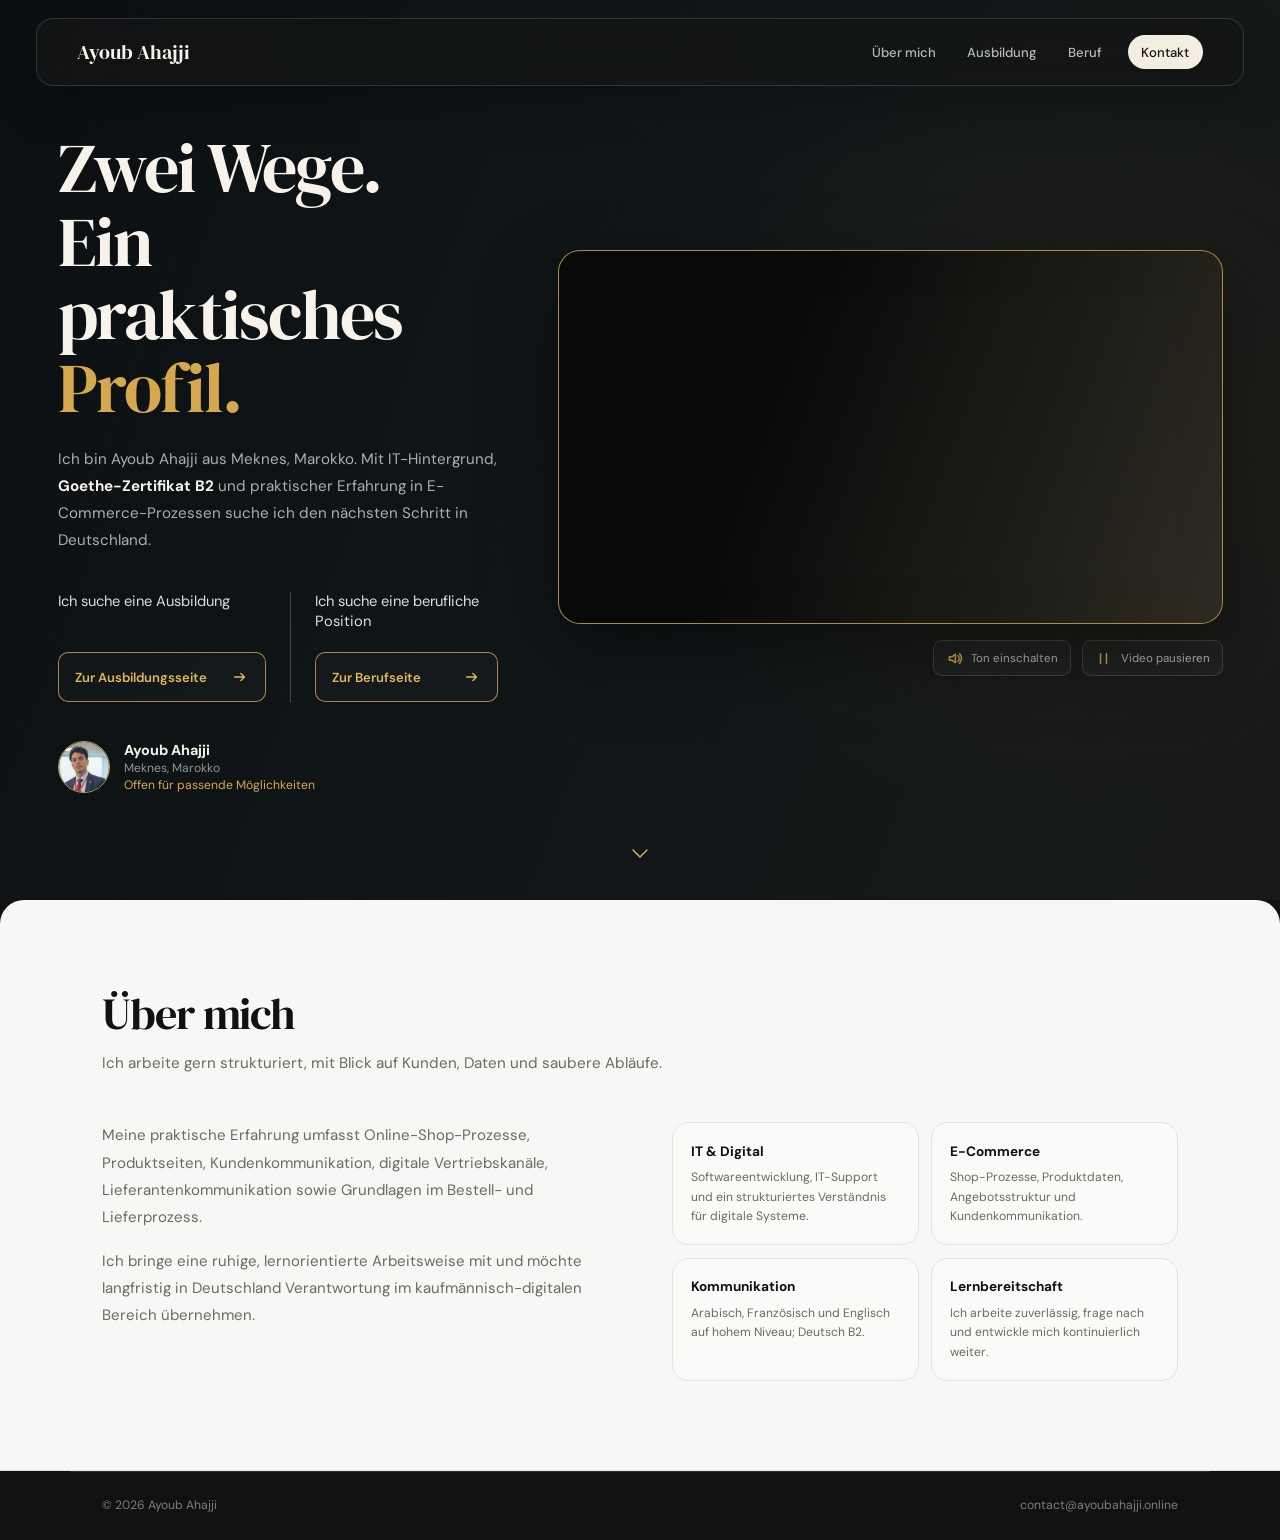
<file: index.html>
<!doctype html>
<html lang="de">
<head>
  <meta charset="utf-8">
  <meta name="viewport" content="width=device-width, initial-scale=1">
  <meta name="description" content="Ayoub Ahajji - Bewerber für eine IHK-Ausbildung oder berufliche Position im E-Commerce, Online-Marketing und digitalen Prozessen.">
  <title>Ayoub Ahajji - E-Commerce &amp; digitale Prozesse</title>
  <link rel="preconnect" href="https://fonts.googleapis.com">
  <link rel="preconnect" href="https://fonts.gstatic.com" crossorigin>
  <link href="https://fonts.googleapis.com/css2?family=DM+Sans:wght@400;500;600;700&amp;family=DM+Serif+Display&amp;display=swap" rel="stylesheet">
  <link rel="stylesheet" href="styles.css">
</head>
<body class="home">
  <nav>
    <a class="nav-logo" href="/">Ayoub Ahajji</a>
    <ul class="nav-links">
      <li><a href="#ueber-mich">Über mich</a></li>
      <li><a href="ausbildung/">Ausbildung</a></li>
      <li><a href="beruf/">Beruf</a></li>
      <li><a class="nav-cta" href="mailto:contact@ayoubahajji.online">Kontakt</a></li>
    </ul>
  </nav>

  <main>
    <section class="hero hero-cinematic">
      <div class="hero-copy">
        <h1>Zwei Wege.<br>Ein praktisches <em>Profil.</em></h1>
        <p class="hero-sub">Ich bin Ayoub Ahajji aus Meknes, Marokko. Mit IT-Hintergrund, <strong>Goethe-Zertifikat B2</strong> und praktischer Erfahrung in E-Commerce-Prozessen suche ich den nächsten Schritt in Deutschland.</p>

        <div class="hero-choices" aria-label="Karrierewege">
          <div class="hero-choice">
            <p>Ich suche eine Ausbildung</p>
            <a href="ausbildung/">Zur Ausbildungsseite
              <svg aria-hidden="true" viewBox="0 0 20 20"><path d="M4 10h11m-4-4 4 4-4 4"/></svg>
            </a>
          </div>
          <div class="hero-choice">
            <p>Ich suche eine berufliche Position</p>
            <a href="beruf/">Zur Berufseite
              <svg aria-hidden="true" viewBox="0 0 20 20"><path d="M4 10h11m-4-4 4 4-4 4"/></svg>
            </a>
          </div>
        </div>

        <div class="hero-profile">
          <img src="ayoubahajjji.png" alt="Ayoub Ahajji">
          <div>
            <strong>Ayoub Ahajji</strong>
            <span>Meknes, Marokko</span>
            <span class="hero-status">Offen für passende Möglichkeiten</span>
          </div>
        </div>
      </div>

      <div class="hero-media-wrap">
        <div class="hero-media">
          <iframe
            id="hero-video"
            src="about:blank"
            data-video-id="lJ8lAORWwvw"
            title="Vorstellungsvideo von Ayoub Ahajji"
            allow="autoplay; encrypted-media; picture-in-picture"
            referrerpolicy="strict-origin-when-cross-origin"
            allowfullscreen></iframe>
          <div class="hero-media-vignette" aria-hidden="true"></div>
        </div>
        <div class="video-controls">
          <button class="media-control sound-toggle" type="button" aria-pressed="false" aria-controls="hero-video">
            <svg class="sound-on-icon" aria-hidden="true" viewBox="0 0 20 20"><path d="M4 8h3l4-3v10l-4-3H4Zm10-1.5a5 5 0 0 1 0 7m2-9a8 8 0 0 1 0 11"/></svg>
            <svg class="sound-off-icon" aria-hidden="true" viewBox="0 0 20 20"><path d="M4 8h3l4-3v10l-4-3H4Zm10-.5 4 5m0-5-4 5"/></svg>
            <span>Ton einschalten</span>
          </button>
          <button class="media-control video-toggle" type="button" aria-pressed="false" aria-controls="hero-video">
            <svg class="pause-icon" aria-hidden="true" viewBox="0 0 20 20"><path d="M6.5 4.5v11m7-11v11"/></svg>
            <svg class="play-icon" aria-hidden="true" viewBox="0 0 20 20"><path d="m7 5 8 5-8 5Z"/></svg>
            <span>Video pausieren</span>
          </button>
        </div>
      </div>

      <a class="hero-scroll" href="#ueber-mich" aria-label="Zum Abschnitt Über mich">
        <svg aria-hidden="true" viewBox="0 0 24 24"><path d="m5 9 7 7 7-7"/></svg>
      </a>
    </section>

    <section id="ueber-mich" class="band">
      <div class="shell">
        <div class="section-head">
          <h2 class="section-title">Über mich</h2>
          <p class="section-sub">Ich arbeite gern strukturiert, mit Blick auf Kunden, Daten und saubere Abläufe.</p>
        </div>
        <div class="about-grid">
          <div class="copy">
            <p>Meine praktische Erfahrung umfasst Online-Shop-Prozesse, Produktseiten, Kundenkommunikation, digitale Vertriebskanäle, Lieferantenkommunikation sowie Grundlagen im Bestell- und Lieferprozess.</p>
            <p>Ich bringe eine ruhige, lernorientierte Arbeitsweise mit und möchte langfristig in Deutschland Verantwortung im kaufmännisch-digitalen Bereich übernehmen.</p>
          </div>
          <div class="skill-list">
            <article class="skill-item"><h3>IT &amp; Digital</h3><p>Softwareentwicklung, IT-Support und ein strukturiertes Verständnis für digitale Systeme.</p></article>
            <article class="skill-item"><h3>E-Commerce</h3><p>Shop-Prozesse, Produktdaten, Angebotsstruktur und Kundenkommunikation.</p></article>
            <article class="skill-item"><h3>Kommunikation</h3><p>Arabisch, Französisch und Englisch auf hohem Niveau; Deutsch B2.</p></article>
            <article class="skill-item"><h3>Lernbereitschaft</h3><p>Ich arbeite zuverlässig, frage nach und entwickle mich kontinuierlich weiter.</p></article>
          </div>
        </div>
      </div>
    </section>
  </main>

  <footer>
    <span>© 2026 Ayoub Ahajji</span>
    <a href="mailto:contact@ayoubahajji.online">contact@ayoubahajji.online</a>
  </footer>
  <script>
    const videoToggle = document.querySelector('.video-toggle');
    const soundToggle = document.querySelector('.sound-toggle');
    const heroVideo = document.querySelector('#hero-video');

    if (videoToggle && soundToggle && heroVideo) {
      const videoId = heroVideo.dataset.videoId;
      const isHostedPage = ['http:', 'https:'].includes(window.location.protocol);

      if (isHostedPage && videoId) {
        const playerParams = new URLSearchParams({
          autoplay: '1',
          mute: '1',
          loop: '1',
          playlist: videoId,
          controls: '0',
          rel: '0',
          playsinline: '1',
          enablejsapi: '1',
          origin: window.location.origin
        });

        heroVideo.src = `https://www.youtube.com/embed/${videoId}?${playerParams}`;
      } else {
        videoToggle.hidden = true;
        soundToggle.hidden = true;
      }

      const sendPlayerCommand = (func, args = []) => {
        heroVideo.contentWindow?.postMessage(JSON.stringify({
          event: 'command',
          func,
          args
        }), 'https://www.youtube.com');
      };

      videoToggle.addEventListener('click', () => {
        const paused = videoToggle.getAttribute('aria-pressed') === 'true';
        const command = paused ? 'playVideo' : 'pauseVideo';

        sendPlayerCommand(command);

        videoToggle.setAttribute('aria-pressed', String(!paused));
        videoToggle.querySelector('span').textContent = paused ? 'Video pausieren' : 'Video abspielen';
      });

      soundToggle.addEventListener('click', () => {
        const soundOn = soundToggle.getAttribute('aria-pressed') === 'true';

        if (soundOn) {
          sendPlayerCommand('mute');
        } else {
          sendPlayerCommand('unMute');
          sendPlayerCommand('setVolume', [100]);
        }

        soundToggle.setAttribute('aria-pressed', String(!soundOn));
        soundToggle.querySelector('span').textContent = soundOn ? 'Ton einschalten' : 'Ton ausschalten';
      });
    }
  </script>
</body>
</html>
</file>
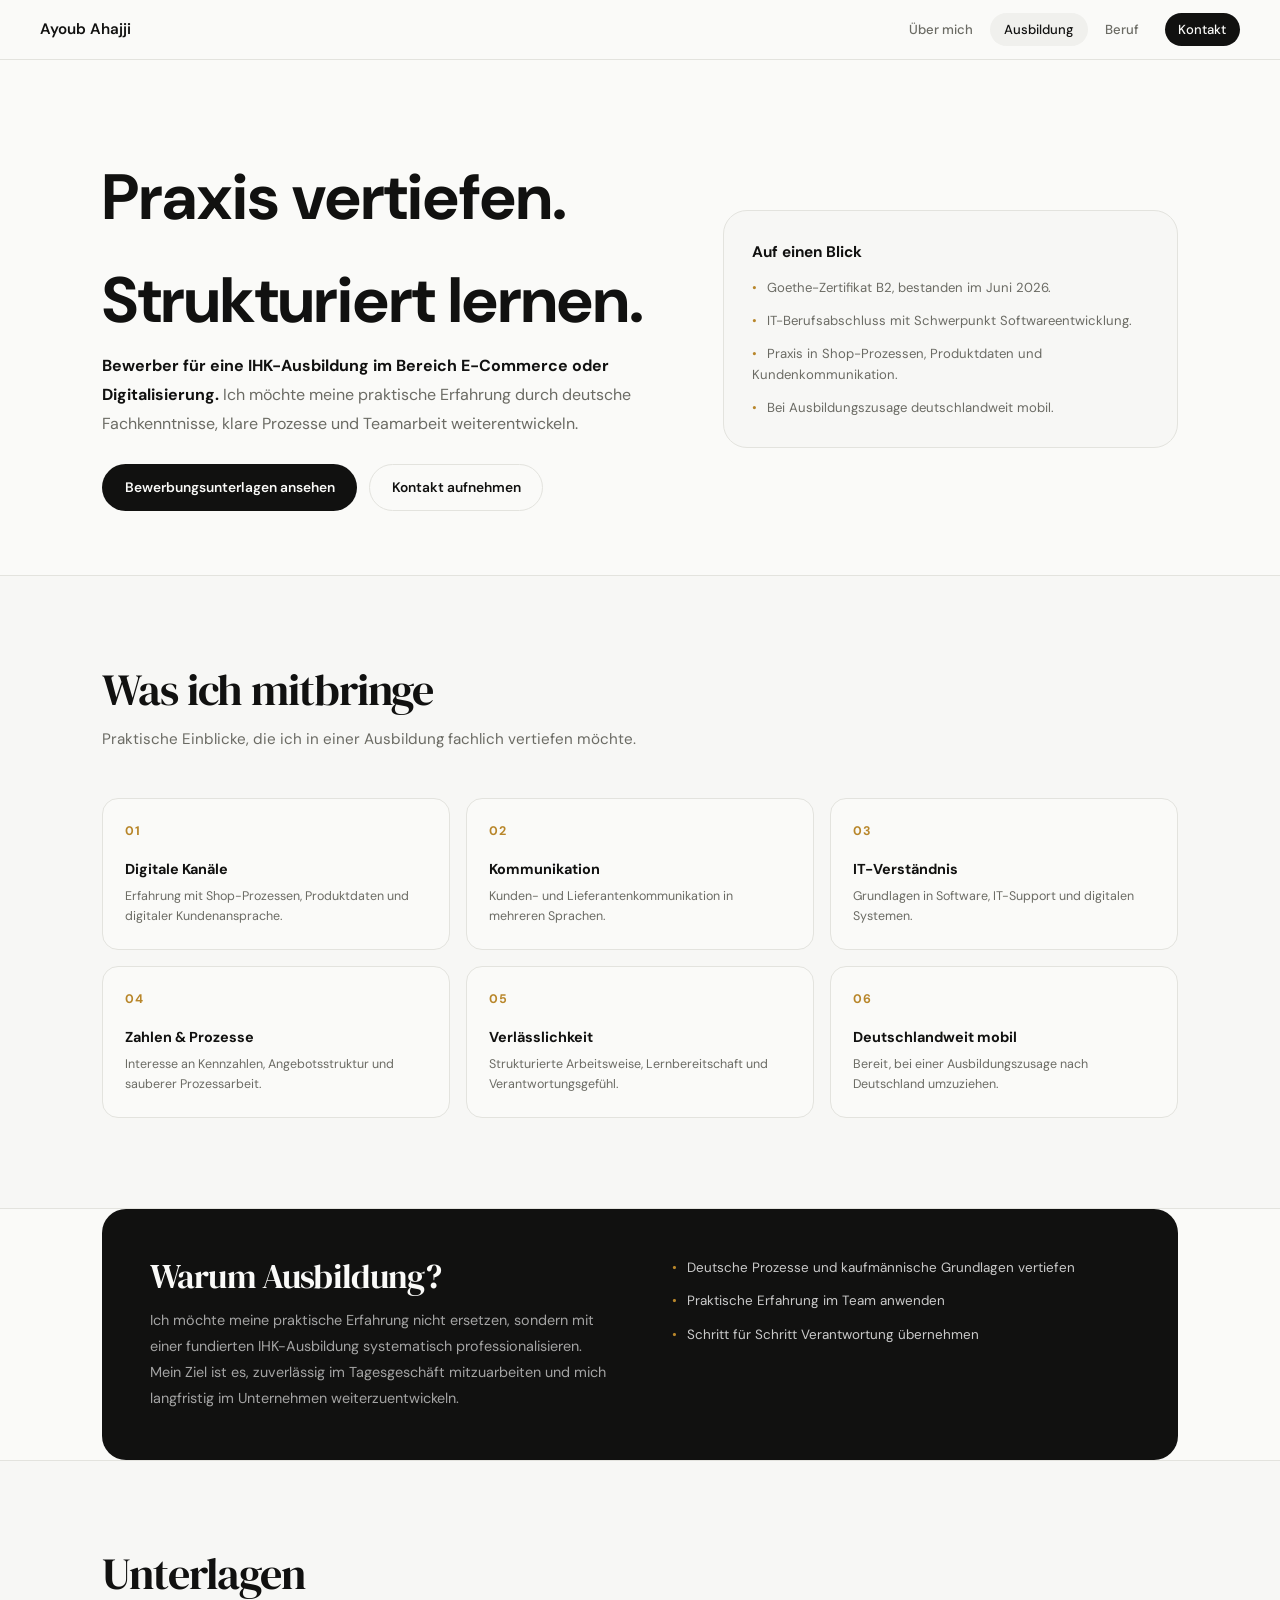
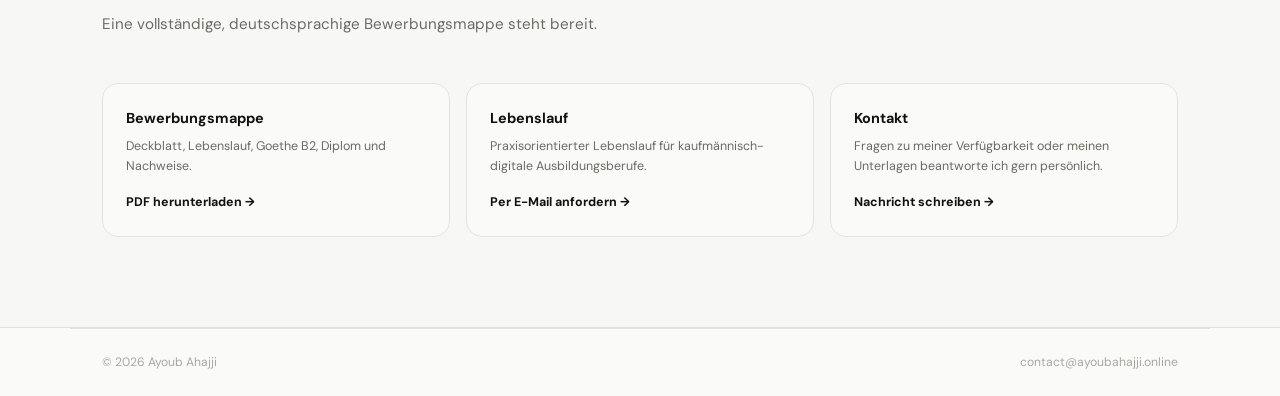
<file: ausbildung/index.html>
<!doctype html>
<html lang="de">
<head>
  <meta charset="utf-8">
  <meta name="viewport" content="width=device-width, initial-scale=1">
  <meta name="description" content="Ayoub Ahajji - Bewerber für eine IHK-Ausbildung im Bereich E-Commerce oder Digitalisierung.">
  <title>Ausbildung - Ayoub Ahajji</title>
  <link rel="preconnect" href="https://fonts.googleapis.com">
  <link rel="preconnect" href="https://fonts.gstatic.com" crossorigin>
  <link href="https://fonts.googleapis.com/css2?family=DM+Sans:wght@400;500;600;700&family=DM+Serif+Display&display=swap" rel="stylesheet">
  <link rel="stylesheet" href="../styles.css">
</head>
<body>
  <nav>
    <a class="nav-logo" href="../">Ayoub Ahajji</a>
    <ul class="nav-links">
      <li><a href="../#ueber-mich">Über mich</a></li>
      <li><a aria-current="page" href="./">Ausbildung</a></li>
      <li><a href="../beruf/">Beruf</a></li>
      <li><a class="nav-cta" href="mailto:contact@ayoubahajji.online">Kontakt</a></li>
    </ul>
  </nav>
  <main>
    <section class="shell page-hero">
      <div>
        <h1>Praxis vertiefen.<br>Strukturiert lernen.</h1>
        <p class="hero-sub"><strong>Bewerber für eine IHK-Ausbildung im Bereich E-Commerce oder Digitalisierung.</strong> Ich möchte meine praktische Erfahrung durch deutsche Fachkenntnisse, klare Prozesse und Teamarbeit weiterentwickeln.</p>
        <div class="hero-actions">
          <a class="btn btn-dark" href="../Bewerbungsmappe_Ahajji.pdf" download>Bewerbungsunterlagen ansehen</a>
          <a class="btn btn-ghost" href="mailto:contact@ayoubahajji.online?subject=Ausbildung%20E-Commerce%20-%20Ayoub%20Ahajji">Kontakt aufnehmen</a>
        </div>
      </div>
      <aside class="page-side">
        <h2>Auf einen Blick</h2>
        <ul>
          <li>Goethe-Zertifikat B2, bestanden im Juni 2026.</li>
          <li>IT-Berufsabschluss mit Schwerpunkt Softwareentwicklung.</li>
          <li>Praxis in Shop-Prozessen, Produktdaten und Kundenkommunikation.</li>
          <li>Bei Ausbildungszusage deutschlandweit mobil.</li>
        </ul>
      </aside>
    </section>

    <section class="band"><div class="shell">
      <div class="section-head"><h2 class="section-title">Was ich mitbringe</h2><p class="section-sub">Praktische Einblicke, die ich in einer Ausbildung fachlich vertiefen möchte.</p></div>
      <div class="process">
        <article class="process-item"><span class="process-number">01</span><h3>Digitale Kanäle</h3><p>Erfahrung mit Shop-Prozessen, Produktdaten und digitaler Kundenansprache.</p></article>
        <article class="process-item"><span class="process-number">02</span><h3>Kommunikation</h3><p>Kunden- und Lieferantenkommunikation in mehreren Sprachen.</p></article>
        <article class="process-item"><span class="process-number">03</span><h3>IT-Verständnis</h3><p>Grundlagen in Software, IT-Support und digitalen Systemen.</p></article>
        <article class="process-item"><span class="process-number">04</span><h3>Zahlen & Prozesse</h3><p>Interesse an Kennzahlen, Angebotsstruktur und sauberer Prozessarbeit.</p></article>
        <article class="process-item"><span class="process-number">05</span><h3>Verlässlichkeit</h3><p>Strukturierte Arbeitsweise, Lernbereitschaft und Verantwortungsgefühl.</p></article>
        <article class="process-item"><span class="process-number">06</span><h3>Deutschlandweit mobil</h3><p>Bereit, bei einer Ausbildungszusage nach Deutschland umzuziehen.</p></article>
      </div>
    </div></section>

    <section class="shell"><div class="statement">
      <div><h2>Warum Ausbildung?</h2><p>Ich möchte meine praktische Erfahrung nicht ersetzen, sondern mit einer fundierten IHK-Ausbildung systematisch professionalisieren. Mein Ziel ist es, zuverlässig im Tagesgeschäft mitzuarbeiten und mich langfristig im Unternehmen weiterzuentwickeln.</p></div>
      <ul class="statement-list"><li>Deutsche Prozesse und kaufmännische Grundlagen vertiefen</li><li>Praktische Erfahrung im Team anwenden</li><li>Schritt für Schritt Verantwortung übernehmen</li></ul>
    </div></section>

    <section class="band"><div class="shell">
      <div class="section-head"><h2 class="section-title">Unterlagen</h2><p class="section-sub">Eine vollständige, deutschsprachige Bewerbungsmappe steht bereit.</p></div>
      <div class="documents">
        <article class="document"><h3>Bewerbungsmappe</h3><p>Deckblatt, Lebenslauf, Goethe B2, Diplom und Nachweise.</p><a href="../Bewerbungsmappe_Ahajji.pdf" download>PDF herunterladen →</a></article>
        <article class="document"><h3>Lebenslauf</h3><p>Praxisorientierter Lebenslauf für kaufmännisch-digitale Ausbildungsberufe.</p><a href="mailto:contact@ayoubahajji.online?subject=Lebenslauf%20anfordern">Per E-Mail anfordern →</a></article>
        <article class="document"><h3>Kontakt</h3><p>Fragen zu meiner Verfügbarkeit oder meinen Unterlagen beantworte ich gern persönlich.</p><a href="mailto:contact@ayoubahajji.online">Nachricht schreiben →</a></article>
      </div>
    </div></section>
  </main>
  <footer><span>© 2026 Ayoub Ahajji</span><a href="mailto:contact@ayoubahajji.online">contact@ayoubahajji.online</a></footer>
</body>
</html>
</file>
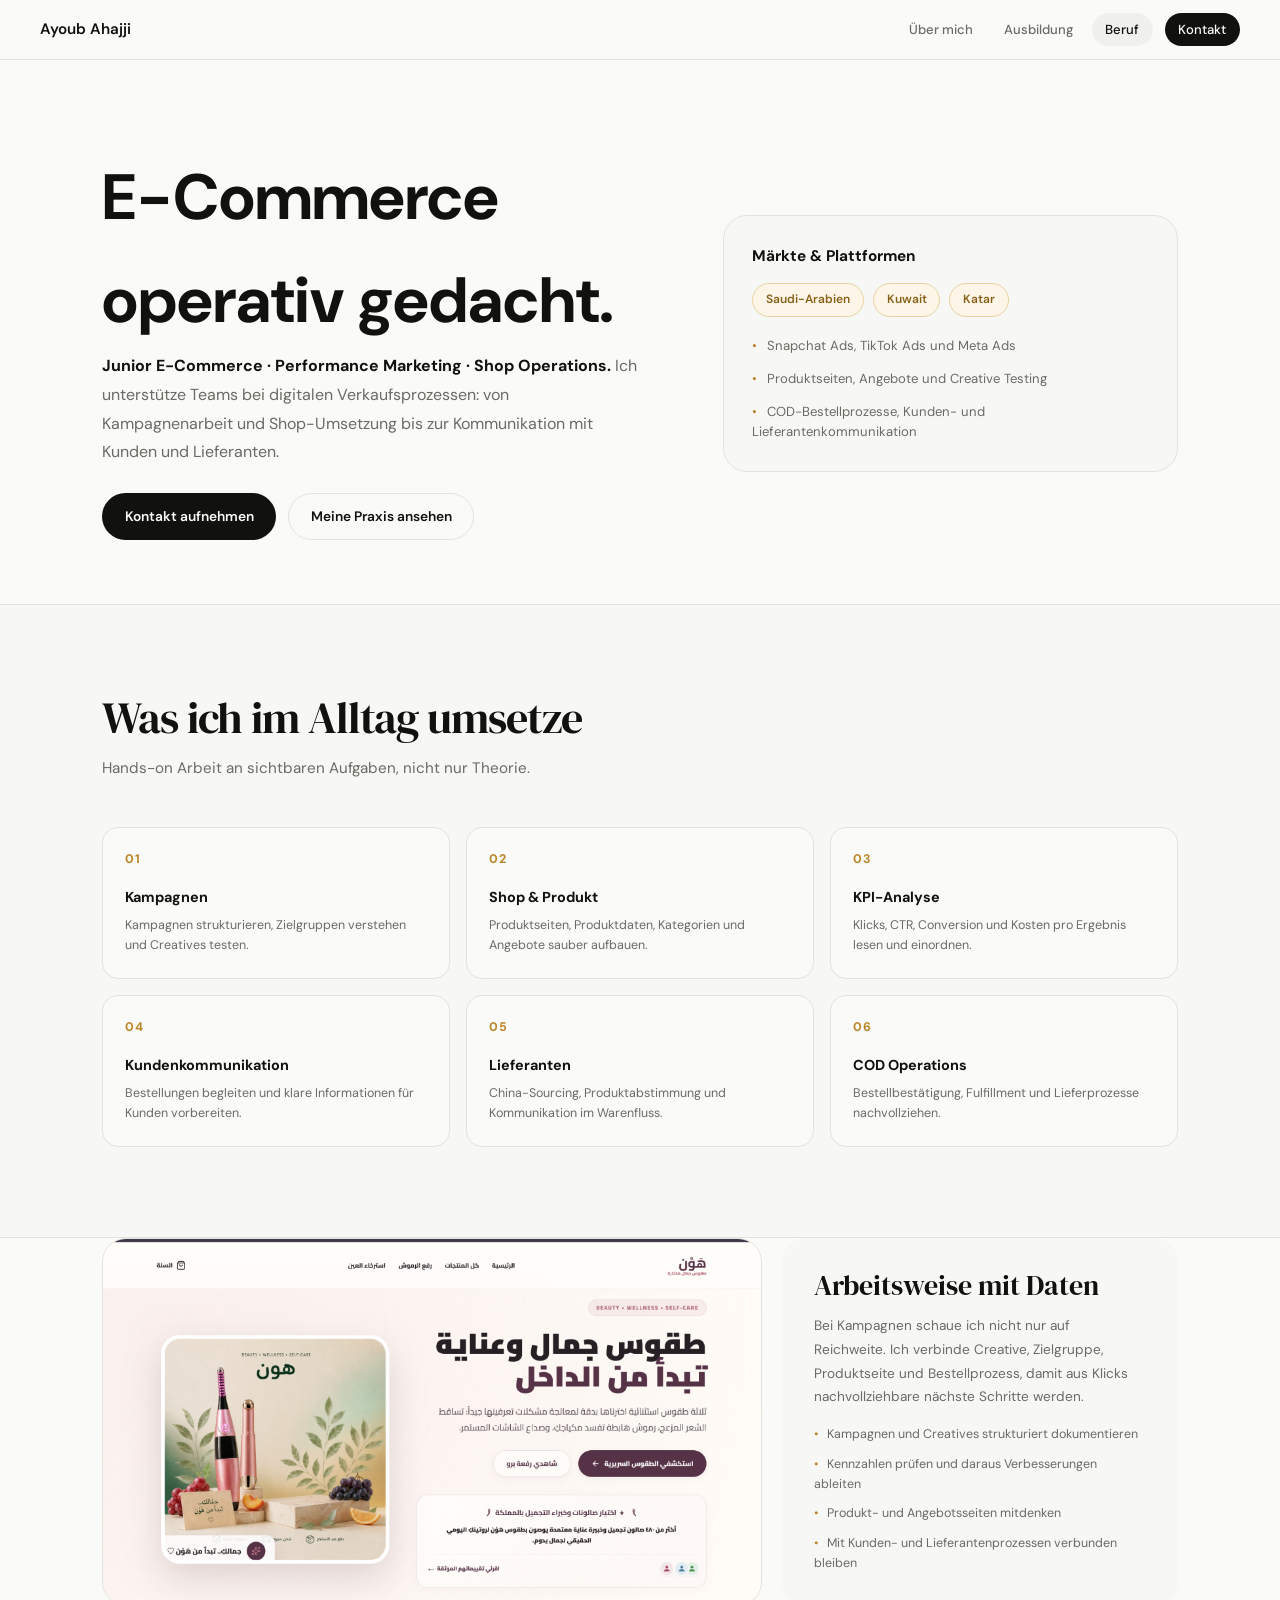
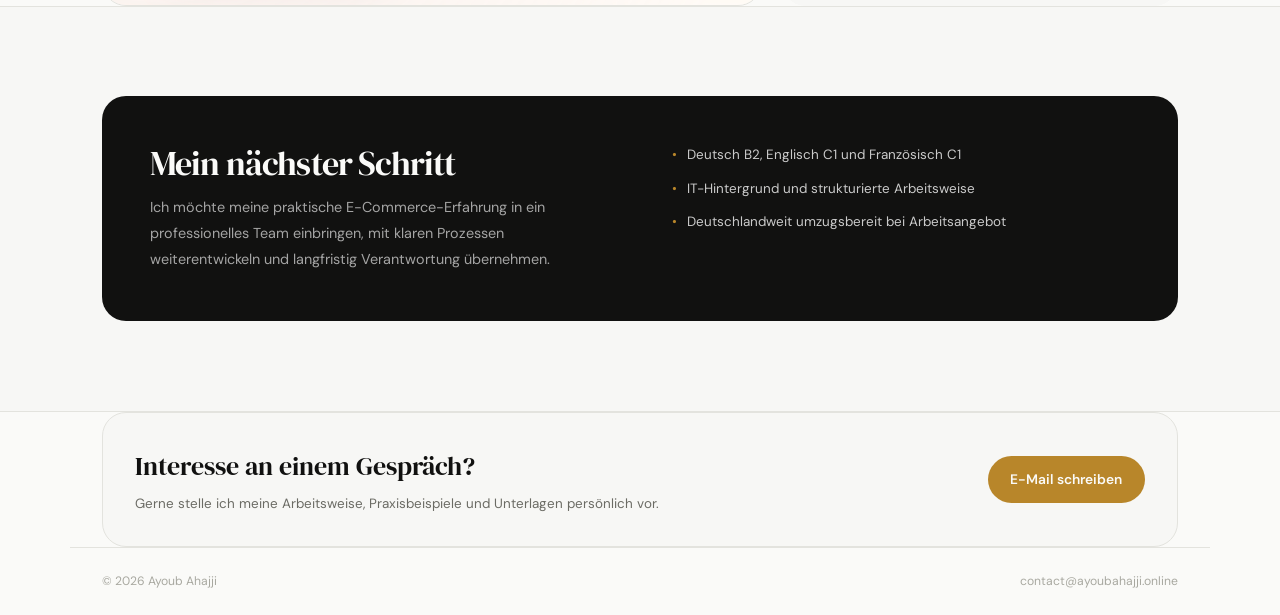
<file: beruf/index.html>
<!doctype html>
<html lang="de">
<head>
  <meta charset="utf-8">
  <meta name="viewport" content="width=device-width, initial-scale=1">
  <meta name="description" content="Ayoub Ahajji - Junior E-Commerce, Performance Marketing und Shop Operations.">
  <title>Beruf - Ayoub Ahajji</title>
  <link rel="preconnect" href="https://fonts.googleapis.com">
  <link rel="preconnect" href="https://fonts.gstatic.com" crossorigin>
  <link href="https://fonts.googleapis.com/css2?family=DM+Sans:wght@400;500;600;700&family=DM+Serif+Display&display=swap" rel="stylesheet">
  <link rel="stylesheet" href="../styles.css">
</head>
<body>
  <nav>
    <a class="nav-logo" href="../">Ayoub Ahajji</a>
    <ul class="nav-links">
      <li><a href="../#ueber-mich">Über mich</a></li>
      <li><a href="../ausbildung/">Ausbildung</a></li>
      <li><a aria-current="page" href="./">Beruf</a></li>
      <li><a class="nav-cta" href="mailto:contact@ayoubahajji.online">Kontakt</a></li>
    </ul>
  </nav>
  <main>
    <section class="shell page-hero">
      <div>
        <h1>E-Commerce<br>operativ gedacht.</h1>
        <p class="hero-sub"><strong>Junior E-Commerce · Performance Marketing · Shop Operations.</strong> Ich unterstütze Teams bei digitalen Verkaufsprozessen: von Kampagnenarbeit und Shop-Umsetzung bis zur Kommunikation mit Kunden und Lieferanten.</p>
        <div class="hero-actions"><a class="btn btn-dark" href="mailto:contact@ayoubahajji.online?subject=Junior%20E-Commerce%20-%20Ayoub%20Ahajji">Kontakt aufnehmen</a><a class="btn btn-ghost" href="#praxis">Meine Praxis ansehen</a></div>
      </div>
      <aside class="page-side">
        <h2>Märkte & Plattformen</h2>
        <div class="markets"><span class="market">Saudi-Arabien</span><span class="market">Kuwait</span><span class="market">Katar</span></div>
        <ul style="margin-top:1.15rem"><li>Snapchat Ads, TikTok Ads und Meta Ads</li><li>Produktseiten, Angebote und Creative Testing</li><li>COD-Bestellprozesse, Kunden- und Lieferantenkommunikation</li></ul>
      </aside>
    </section>

    <section id="praxis" class="band"><div class="shell">
      <div class="section-head"><h2 class="section-title">Was ich im Alltag umsetze</h2><p class="section-sub">Hands-on Arbeit an sichtbaren Aufgaben, nicht nur Theorie.</p></div>
      <div class="process">
        <article class="process-item"><span class="process-number">01</span><h3>Kampagnen</h3><p>Kampagnen strukturieren, Zielgruppen verstehen und Creatives testen.</p></article>
        <article class="process-item"><span class="process-number">02</span><h3>Shop & Produkt</h3><p>Produktseiten, Produktdaten, Kategorien und Angebote sauber aufbauen.</p></article>
        <article class="process-item"><span class="process-number">03</span><h3>KPI-Analyse</h3><p>Klicks, CTR, Conversion und Kosten pro Ergebnis lesen und einordnen.</p></article>
        <article class="process-item"><span class="process-number">04</span><h3>Kundenkommunikation</h3><p>Bestellungen begleiten und klare Informationen für Kunden vorbereiten.</p></article>
        <article class="process-item"><span class="process-number">05</span><h3>Lieferanten</h3><p>China-Sourcing, Produktabstimmung und Kommunikation im Warenfluss.</p></article>
        <article class="process-item"><span class="process-number">06</span><h3>COD Operations</h3><p>Bestellbestätigung, Fulfillment und Lieferprozesse nachvollziehen.</p></article>
      </div>
    </div></section>

    <section class="shell"><div class="evidence-grid">
      <div class="evidence-image"><img src="../portfolio_hawn.png" alt="Beispiel einer von Ayoub betreuten arabischsprachigen E-Commerce-Produktseite"></div>
      <article class="evidence-copy"><h3>Arbeitsweise mit Daten</h3><p>Bei Kampagnen schaue ich nicht nur auf Reichweite. Ich verbinde Creative, Zielgruppe, Produktseite und Bestellprozess, damit aus Klicks nachvollziehbare nächste Schritte werden.</p><ul><li>Kampagnen und Creatives strukturiert dokumentieren</li><li>Kennzahlen prüfen und daraus Verbesserungen ableiten</li><li>Produkt- und Angebotsseiten mitdenken</li><li>Mit Kunden- und Lieferantenprozessen verbunden bleiben</li></ul></article>
    </div></section>

    <section class="band"><div class="shell"><div class="statement">
      <div><h2>Mein nächster Schritt</h2><p>Ich möchte meine praktische E-Commerce-Erfahrung in ein professionelles Team einbringen, mit klaren Prozessen weiterentwickeln und langfristig Verantwortung übernehmen.</p></div>
      <ul class="statement-list"><li>Deutsch B2, Englisch C1 und Französisch C1</li><li>IT-Hintergrund und strukturierte Arbeitsweise</li><li>Deutschlandweit umzugsbereit bei Arbeitsangebot</li></ul>
    </div></div></section>

    <section class="shell"><div class="contact-box"><div><h2>Interesse an einem Gespräch?</h2><p>Gerne stelle ich meine Arbeitsweise, Praxisbeispiele und Unterlagen persönlich vor.</p></div><a class="btn btn-gold" href="mailto:contact@ayoubahajji.online?subject=Junior%20E-Commerce%20-%20Ayoub%20Ahajji">E-Mail schreiben</a></div></section>
  </main>
  <footer><span>© 2026 Ayoub Ahajji</span><a href="mailto:contact@ayoubahajji.online">contact@ayoubahajji.online</a></footer>
</body>
</html>
</file>
<file: styles.css>
:root {
  --black: #111110;
  --white: #fafaf8;
  --gray-50: #f7f7f5;
  --gray-100: #f0f0ed;
  --gray-200: #e3e3de;
  --gray-400: #a8a8a0;
  --gray-600: #6b6b64;
  --gray-800: #2d2d2a;
  --gold: #b8862a;
  --gold-bg: #fdf6e8;
  --gold-border: #e8d4a0;
  --blue: #1c4ed8;
  --blue-bg: #eff4ff;
  --green: #16803a;
  --green-bg: #f0fdf4;
  --radius-sm: 10px;
  --radius-md: 16px;
  --radius-lg: 24px;
}

* { box-sizing: border-box; margin: 0; padding: 0; }
html { scroll-behavior: smooth; }
body {
  min-width: 320px;
  overflow-x: hidden;
  font-family: "DM Sans", sans-serif;
  font-size: 15px;
  line-height: 1.6;
  color: var(--black);
  background: var(--white);
}

.home {
  background: var(--black);
}

a { color: inherit; }
nav {
  position: fixed; inset: 0 0 auto; z-index: 10;
  height: 60px; display: flex; align-items: center; justify-content: space-between;
  padding: 0 2.5rem; border-bottom: 1px solid var(--gray-200);
  background: rgba(250,250,248,.9); backdrop-filter: blur(16px);
}
.nav-logo { font-weight: 600; font-size: .95rem; text-decoration: none; }
.nav-links { list-style: none; display: flex; align-items: center; gap: .25rem; }
.nav-links a { display: block; padding: .4rem .85rem; color: var(--gray-600); font-size: .82rem; font-weight: 500; text-decoration: none; border-radius: 100px; }
.nav-links a:hover, .nav-links a[aria-current="page"] { color: var(--black); background: var(--gray-100); }
.nav-links .nav-cta { margin-left: .5rem; color: var(--white); background: var(--black); }
.nav-links .nav-cta:hover { color: var(--white); background: var(--gray-800); }

.home nav {
  top: 18px;
  right: 2.25rem;
  left: 2.25rem;
  height: 68px;
  border: 1px solid rgba(255,255,255,.14);
  border-radius: 17px;
  background: rgba(20,21,21,.72);
  box-shadow: 0 18px 45px rgba(0,0,0,.22);
  backdrop-filter: blur(18px);
}
.home .nav-logo { color: #f7f3ea; font-family: "DM Serif Display", Georgia, serif; font-size: 1.25rem; font-weight: 400; }
.home .nav-links a { color: rgba(255,255,255,.7); }
.home .nav-links a:hover { color: var(--white); background: rgba(255,255,255,.08); }
.home .nav-links .nav-cta { color: #151514; background: #f4eee2; }
.home .nav-links .nav-cta:hover { color: #151514; background: #fff; }

.shell { max-width: 1140px; margin: 0 auto; padding: 0 2rem; }
.hero { min-height: 100vh; display: grid; grid-template-columns: 1.05fr .95fr; align-items: center; gap: 5rem; padding: 7rem 2rem 4rem; }
.hero-cinematic {
  position: relative;
  max-width: 1500px;
  min-height: min(1000px, 100svh);
  grid-template-columns: minmax(440px, .76fr) minmax(560px, 1.24fr);
  gap: clamp(2.5rem, 4.7vw, 5rem);
  margin: 0 auto;
  padding: 7.4rem clamp(2rem, 4.5vw, 4.5rem) 5.8rem;
  overflow: hidden;
  color: #f7f3ea;
  background:
    radial-gradient(circle at 82% 48%, rgba(184,134,42,.09), transparent 34%),
    linear-gradient(110deg, #0b0f11 0%, #111719 58%, #171918 100%);
}
.hero-cinematic::before {
  position: absolute;
  inset: 0;
  pointer-events: none;
  background-image: linear-gradient(rgba(255,255,255,.018) 1px, transparent 1px);
  background-size: 100% 8px;
  opacity: .22;
  content: "";
}
.hero-copy { position: relative; z-index: 2; animation: hero-rise .9s cubic-bezier(.2,.8,.2,1) both; }
.hero-cinematic h1 {
  max-width: 670px;
  margin-bottom: 1.6rem;
  font-size: clamp(3.8rem, 5.7vw, 6.1rem);
  line-height: .98;
  text-wrap: balance;
}
.hero-cinematic h1 em { color: #d5a84f; font-style: normal; }
.hero-cinematic .hero-sub { max-width: 580px; margin-bottom: 2.4rem; color: rgba(255,255,255,.66); font-size: clamp(.95rem, 1.08vw, 1.08rem); line-height: 1.78; }
.hero-cinematic .hero-sub strong { color: #f7f3ea; }
.hero-choices { display: grid; grid-template-columns: repeat(2, minmax(0,1fr)); gap: 1.5rem; max-width: 600px; }
.hero-choice + .hero-choice { padding-left: 1.5rem; border-left: 1px solid rgba(255,255,255,.22); }
.hero-choice p { min-height: 48px; margin-bottom: .75rem; color: rgba(255,255,255,.86); font-size: .92rem; line-height: 1.35; }
.hero-choice a {
  display: inline-flex;
  align-items: center;
  justify-content: space-between;
  min-width: 100%;
  padding: .82rem 1rem;
  border: 1px solid rgba(213,168,79,.78);
  border-radius: var(--radius-sm);
  color: #e3b85f;
  background: rgba(255,255,255,.025);
  font-size: .82rem;
  font-weight: 600;
  text-decoration: none;
  transition: color .2s, background .2s, transform .2s, box-shadow .2s;
}
.hero-choice a:hover { color: #111; background: #d5a84f; box-shadow: 0 10px 28px rgba(213,168,79,.18); transform: translateY(-2px); }
.hero-choice svg { width: 18px; fill: none; stroke: currentColor; stroke-linecap: round; stroke-linejoin: round; stroke-width: 1.5; }
.hero-profile { display: flex; align-items: center; gap: .9rem; margin-top: 2.4rem; }
.hero-profile img { width: 52px; height: 52px; border: 1px solid rgba(213,168,79,.9); border-radius: 50%; object-fit: cover; }
.hero-profile div { display: grid; line-height: 1.4; }
.hero-profile strong { font-size: .9rem; }
.hero-profile span { color: rgba(255,255,255,.55); font-size: .76rem; }
.hero-profile .hero-status { color: #d5a84f; }
.hero-media-wrap { position: relative; z-index: 1; min-width: 0; animation: media-reveal 1.1s .16s cubic-bezier(.2,.8,.2,1) both; }
.hero-media {
  position: relative;
  aspect-ratio: 16 / 9;
  overflow: hidden;
  border: 1px solid rgba(213,168,79,.82);
  border-radius: 22px;
  background: #080909;
  box-shadow: 0 30px 80px rgba(0,0,0,.46);
  animation: media-float 8s ease-in-out infinite;
}
.hero-media::before {
  position: absolute;
  inset: -1px;
  z-index: 2;
  pointer-events: none;
  border-radius: inherit;
  background: linear-gradient(110deg, transparent 16%, rgba(255,230,172,.55) 48%, transparent 76%);
  background-size: 230% 100%;
  mix-blend-mode: screen;
  opacity: .28;
  animation: border-sheen 5.5s ease-in-out infinite;
  content: "";
}
.hero-media iframe { position: absolute; inset: 0; width: 100%; height: 100%; border: 0; pointer-events: none; }
.hero-media-vignette { position: absolute; inset: 0; pointer-events: none; box-shadow: inset 0 0 50px rgba(0,0,0,.13); }
.video-controls { display: flex; justify-content: flex-end; gap: .65rem; margin-top: 1rem; }
.media-control {
  display: inline-flex;
  align-items: center;
  gap: .55rem;
  padding: .55rem .75rem;
  border: 1px solid rgba(255,255,255,.15);
  border-radius: 9px;
  color: rgba(255,255,255,.7);
  background: rgba(255,255,255,.035);
  font-family: inherit;
  font-size: .72rem;
  cursor: pointer;
  transition: color .2s, background .2s;
}
.media-control:hover { color: #fff; background: rgba(255,255,255,.08); }
.media-control svg { width: 17px; fill: none; stroke: #d5a84f; stroke-linecap: round; stroke-linejoin: round; stroke-width: 1.8; }
.media-control[hidden] { display: none !important; }
.video-toggle .play-icon { display: none; fill: #d5a84f; stroke: none; }
.video-toggle[aria-pressed="true"] .pause-icon { display: none; }
.video-toggle[aria-pressed="true"] .play-icon { display: block; }
.sound-toggle .sound-off-icon { display: none; }
.sound-toggle[aria-pressed="true"] .sound-on-icon { display: none; }
.sound-toggle[aria-pressed="true"] .sound-off-icon { display: block; }
.hero-scroll { position: absolute; z-index: 3; bottom: 1.8rem; left: 50%; display: grid; width: 36px; height: 36px; place-items: center; color: #d5a84f; transform: translateX(-50%); }
.hero-scroll svg { width: 24px; fill: none; stroke: currentColor; stroke-linecap: round; stroke-linejoin: round; stroke-width: 1.5; animation: scroll-hint 2s ease-in-out infinite; }
.home .band { border-top: 0; border-radius: 24px 24px 0 0; background: var(--gray-50); }
.home footer { color: rgba(255,255,255,.46); border-top-color: rgba(255,255,255,.12); background: var(--black); }
.home footer a:hover { color: #fff; }

@keyframes hero-rise { from { opacity: 0; transform: translateY(24px); } to { opacity: 1; transform: translateY(0); } }
@keyframes media-reveal { from { opacity: 0; transform: translateY(30px) scale(.97); } to { opacity: 1; transform: translateY(0) scale(1); } }
@keyframes media-float { 0%,100% { transform: translateY(0); } 50% { transform: translateY(-7px); } }
@keyframes border-sheen { 0%,20% { background-position: 150% 0; } 70%,100% { background-position: -80% 0; } }
@keyframes scroll-hint { 0%,100% { transform: translateY(-2px); opacity: .55; } 50% { transform: translateY(4px); opacity: 1; } }
.hero.single { grid-template-columns: minmax(0, 1fr); max-width: 870px; padding-top: 9rem; padding-bottom: 5.5rem; }
.hero h1, .section-title, .choice-card h2, .statement h2 { font-family: "DM Serif Display", Georgia, serif; font-weight: 400; letter-spacing: -.025em; }
.hero h1 { max-width: 650px; margin-bottom: 1.35rem; font-size: clamp(3rem, 5.5vw, 4.55rem); line-height: 1.04; }
.hero-sub { max-width: 540px; margin-bottom: 2rem; color: var(--gray-600); font-size: 1rem; line-height: 1.8; }
.hero-sub strong { color: var(--black); }
.hero-actions { display: flex; flex-wrap: wrap; gap: .75rem; }
.btn { display: inline-flex; align-items: center; justify-content: center; padding: .72rem 1.35rem; border: 1px solid transparent; border-radius: 100px; font-size: .86rem; font-weight: 600; text-decoration: none; transition: transform .16s, background .16s, border-color .16s; }
.btn:hover { transform: translateY(-1px); }
.btn-dark { background: var(--black); color: var(--white); }
.btn-dark:hover { background: var(--gray-800); }
.btn-gold { background: var(--gold); color: var(--white); }
.btn-gold:hover { filter: brightness(.95); }
.btn-ghost { border-color: var(--gray-200); background: transparent; color: var(--black); }
.btn-ghost:hover { border-color: var(--gray-400); }

.profile-card { display: flex; align-items: center; gap: 1.3rem; padding: 1.55rem; border: 1px solid var(--gray-200); border-radius: var(--radius-lg); background: var(--white); }
.profile-photo { flex: 0 0 auto; width: 78px; height: 78px; border: 3px solid var(--gray-200); border-radius: 50%; object-fit: cover; }
.profile-card h2 { margin-bottom: .18rem; font-size: 1rem; }
.profile-card p { color: var(--gray-600); font-size: .82rem; line-height: 1.55; }
.profile-status { display: inline-flex; align-items: center; gap: .4rem; margin-top: .5rem; color: var(--green); font-size: .72rem; font-weight: 600; }
.profile-status::before { width: 6px; height: 6px; border-radius: 50%; background: var(--green); content: ""; }
.profile-details { display: grid; gap: .55rem; margin-top: 1.25rem; }
.detail-line { display: flex; gap: .65rem; align-items: center; padding: .75rem .9rem; border: 1px solid var(--gray-200); border-radius: var(--radius-sm); background: var(--gray-50); color: var(--gray-600); font-size: .78rem; }
.detail-dot { width: 7px; height: 7px; border-radius: 50%; background: var(--gold); }

.choice-grid { display: grid; grid-template-columns: repeat(2, 1fr); gap: 1rem; margin-top: 2.2rem; }
.choice-card { display: flex; flex-direction: column; min-height: 310px; padding: 2rem; border: 1px solid var(--gray-200); border-radius: var(--radius-lg); background: var(--white); text-decoration: none; transition: transform .2s, box-shadow .2s, border-color .2s; }
.choice-card:hover { transform: translateY(-3px); border-color: var(--gray-400); box-shadow: 0 15px 32px rgba(0,0,0,.06); }
.choice-mark { width: 48px; height: 48px; display: grid; place-items: center; margin-bottom: 2rem; border-radius: 50%; background: var(--gold-bg); color: var(--gold); font-size: 1.4rem; }
.choice-card h2 { margin-bottom: .7rem; font-size: 1.75rem; line-height: 1.15; }
.choice-card p { color: var(--gray-600); font-size: .84rem; line-height: 1.7; }
.choice-link { margin-top: auto; padding-top: 1.7rem; color: var(--gold); font-size: .84rem; font-weight: 700; }

section { padding: 5.6rem 0; }
.band { border-top: 1px solid var(--gray-200); border-bottom: 1px solid var(--gray-200); background: var(--gray-50); }
.section-head { max-width: 620px; margin-bottom: 2.8rem; }
.section-title { margin-bottom: .75rem; font-size: clamp(2rem, 3.5vw, 2.75rem); line-height: 1.1; }
.section-sub { color: var(--gray-600); font-size: .95rem; line-height: 1.8; }
.about-grid, .statement { display: grid; grid-template-columns: 1fr 1fr; gap: 4rem; align-items: start; }
.copy p { margin-bottom: 1rem; color: var(--gray-600); font-size: .94rem; line-height: 1.82; }
.copy strong { color: var(--black); }
.skill-list { display: grid; grid-template-columns: repeat(2,1fr); gap: .8rem; }
.skill-item { padding: 1.1rem; border: 1px solid var(--gray-200); border-radius: var(--radius-md); background: var(--white); }
.skill-item h3 { margin-bottom: .35rem; font-size: .85rem; }
.skill-item p { color: var(--gray-600); font-size: .76rem; line-height: 1.6; }
.statement { padding: 3rem; border-radius: var(--radius-lg); background: var(--black); color: var(--white); }
.statement h2 { margin-bottom: .8rem; font-size: 2.1rem; line-height: 1.14; }
.statement p { color: rgba(255,255,255,.62); font-size: .9rem; line-height: 1.8; }
.statement-list { display: grid; align-content: center; gap: .75rem; list-style: none; }
.statement-list li { color: rgba(255,255,255,.78); font-size: .84rem; }
.statement-list li::before { margin-right: .6rem; color: var(--gold); content: "•"; }

.page-hero { display: grid; grid-template-columns: 1.1fr .9fr; align-items: center; gap: 4rem; padding-top: 9.2rem; padding-bottom: 4rem; }
.page-hero h1 { font-size: clamp(2.9rem, 5vw, 4.2rem); }
.page-hero .hero-sub { margin-bottom: 1.6rem; }
.page-side { padding: 1.8rem; border: 1px solid var(--gray-200); border-radius: var(--radius-lg); background: var(--gray-50); }
.page-side h2 { margin-bottom: .85rem; font-size: .96rem; }
.page-side ul { display: grid; gap: .8rem; list-style: none; }
.page-side li { color: var(--gray-600); font-size: .82rem; line-height: 1.55; }
.page-side li::before { margin-right: .6rem; color: var(--gold); content: "•"; }
.process { display: grid; grid-template-columns: repeat(3, 1fr); gap: 1rem; }
.process-item { padding: 1.4rem; border: 1px solid var(--gray-200); border-radius: var(--radius-md); background: var(--white); }
.process-number { display: block; margin-bottom: 1rem; color: var(--gold); font-size: .78rem; font-weight: 700; letter-spacing: .08em; }
.process-item h3 { margin-bottom: .4rem; font-size: .9rem; }
.process-item p { color: var(--gray-600); font-size: .78rem; line-height: 1.6; }
.markets { display: flex; flex-wrap: wrap; gap: .55rem; }
.market { padding: .42rem .8rem; border: 1px solid var(--gold-border); border-radius: 100px; background: var(--gold-bg); color: #876119; font-size: .75rem; font-weight: 600; }
.evidence-grid { display: grid; grid-template-columns: 1.25fr .75fr; gap: 1.3rem; }
.evidence-image { min-height: 310px; overflow: hidden; border: 1px solid var(--gray-200); border-radius: var(--radius-lg); background: var(--gray-50); }
.evidence-image img { display: block; width: 100%; height: 100%; object-fit: cover; object-position: top; }
.evidence-copy { padding: 2rem; border-radius: var(--radius-lg); background: var(--gray-50); }
.evidence-copy h3 { margin-bottom: .8rem; font-family: "DM Serif Display", Georgia, serif; font-size: 1.75rem; font-weight: 400; line-height: 1.12; }
.evidence-copy p { margin-bottom: 1rem; color: var(--gray-600); font-size: .85rem; line-height: 1.75; }
.evidence-copy ul { display: grid; gap: .6rem; list-style: none; }
.evidence-copy li { color: var(--gray-600); font-size: .78rem; }
.evidence-copy li::before { margin-right: .5rem; color: var(--gold); content: "•"; }
.documents { display: grid; grid-template-columns: repeat(3, 1fr); gap: 1rem; }
.document { padding: 1.45rem; border: 1px solid var(--gray-200); border-radius: var(--radius-md); background: var(--white); }
.document h3 { margin-bottom: .45rem; font-size: .9rem; }
.document p { color: var(--gray-600); font-size: .78rem; line-height: 1.6; }
.document a { display: inline-block; margin-top: 1rem; color: var(--black); font-size: .78rem; font-weight: 700; text-decoration: none; }
.document a:hover { color: var(--gold); }
.contact-box { display: flex; align-items: center; justify-content: space-between; gap: 2rem; padding: 2rem; border: 1px solid var(--gray-200); border-radius: var(--radius-lg); background: var(--gray-50); }
.contact-box h2 { margin-bottom: .35rem; font-family: "DM Serif Display", Georgia, serif; font-size: 1.65rem; font-weight: 400; }
.contact-box p { color: var(--gray-600); font-size: .84rem; }

footer { max-width: 1140px; margin: 0 auto; display: flex; justify-content: space-between; gap: 1rem; padding: 1.5rem 2rem; border-top: 1px solid var(--gray-200); color: var(--gray-400); font-size: .76rem; }
footer a { text-decoration: none; }
footer a:hover { color: var(--black); }

@media (max-width: 900px) {
  nav { padding: 0 1.25rem; }
  .nav-links a { padding: .4rem .55rem; }
  .hero, .page-hero, .about-grid, .statement, .evidence-grid { grid-template-columns: 1fr; gap: 2rem; }
  .hero { min-height: auto; padding-top: 7.5rem; }
  .hero-cinematic { min-height: 100svh; grid-template-columns: 1fr; gap: 2.5rem; padding-top: 7.2rem; padding-bottom: 6rem; }
  .hero-cinematic h1 { max-width: 760px; font-size: clamp(3.8rem, 10vw, 6rem); }
  .hero-cinematic .hero-sub { max-width: 680px; }
  .hero-media-wrap { width: min(100%, 760px); }
  .page-hero { padding-top: 7.5rem; }
  .process, .documents { grid-template-columns: repeat(2, 1fr); }
}
@media (max-width: 620px) {
  nav { height: auto; min-height: 60px; gap: .6rem; padding: .7rem 1rem; }
  .nav-logo { white-space: nowrap; }
  .nav-links { flex-wrap: wrap; justify-content: flex-end; gap: .1rem; }
  .nav-links a { padding: .28rem .4rem; font-size: .7rem; }
  .nav-links .nav-cta { margin-left: 0; }
  .home nav { top: 10px; right: 10px; left: 10px; min-height: 64px; padding: .65rem .85rem; }
  .home .nav-logo { font-size: 1rem; }
  .home .nav-links li:nth-child(-n+3) { display: none; }
  .home .nav-links .nav-cta { padding: .45rem .75rem; font-size: .72rem; }
  .shell, .hero { padding-left: 1.25rem; padding-right: 1.25rem; }
  .hero, .page-hero { padding-top: 8.2rem; }
  .hero-cinematic { gap: 2.1rem; padding: 7.1rem 1.15rem 5.4rem; }
  .hero-cinematic h1 { margin-bottom: 1.2rem; font-size: clamp(3.15rem, 16vw, 4.4rem); }
  .hero-cinematic .hero-sub { margin-bottom: 1.8rem; font-size: .9rem; line-height: 1.68; }
  .hero-choices { grid-template-columns: 1fr; gap: .85rem; }
  .hero-choice + .hero-choice { padding: .85rem 0 0; border-top: 1px solid rgba(255,255,255,.17); border-left: 0; }
  .hero-choice { display: grid; grid-template-columns: 1fr 1.15fr; align-items: center; gap: .85rem; }
  .hero-choice p { min-height: 0; margin: 0; font-size: .8rem; }
  .hero-choice a { padding: .72rem .8rem; font-size: .72rem; }
  .hero-profile { margin-top: 1.8rem; }
  .hero-media { border-radius: 14px; }
  .video-controls { justify-content: flex-start; margin-top: .75rem; }
  .media-control { padding: .52rem .62rem; font-size: .68rem; }
  .hero-scroll { bottom: 1rem; }
  .choice-grid, .skill-list, .process, .documents { grid-template-columns: 1fr; }
  .choice-card { min-height: 245px; }
  .profile-card, .contact-box { flex-direction: column; align-items: flex-start; }
  section { padding: 4rem 0; }
  .statement { padding: 2rem; }
  footer { flex-direction: column; padding: 1.25rem; }
}

@media (prefers-reduced-motion: reduce) {
  html { scroll-behavior: auto; }
  *, *::before, *::after { animation-duration: .01ms !important; animation-iteration-count: 1 !important; scroll-behavior: auto !important; transition-duration: .01ms !important; }
}
</file>
